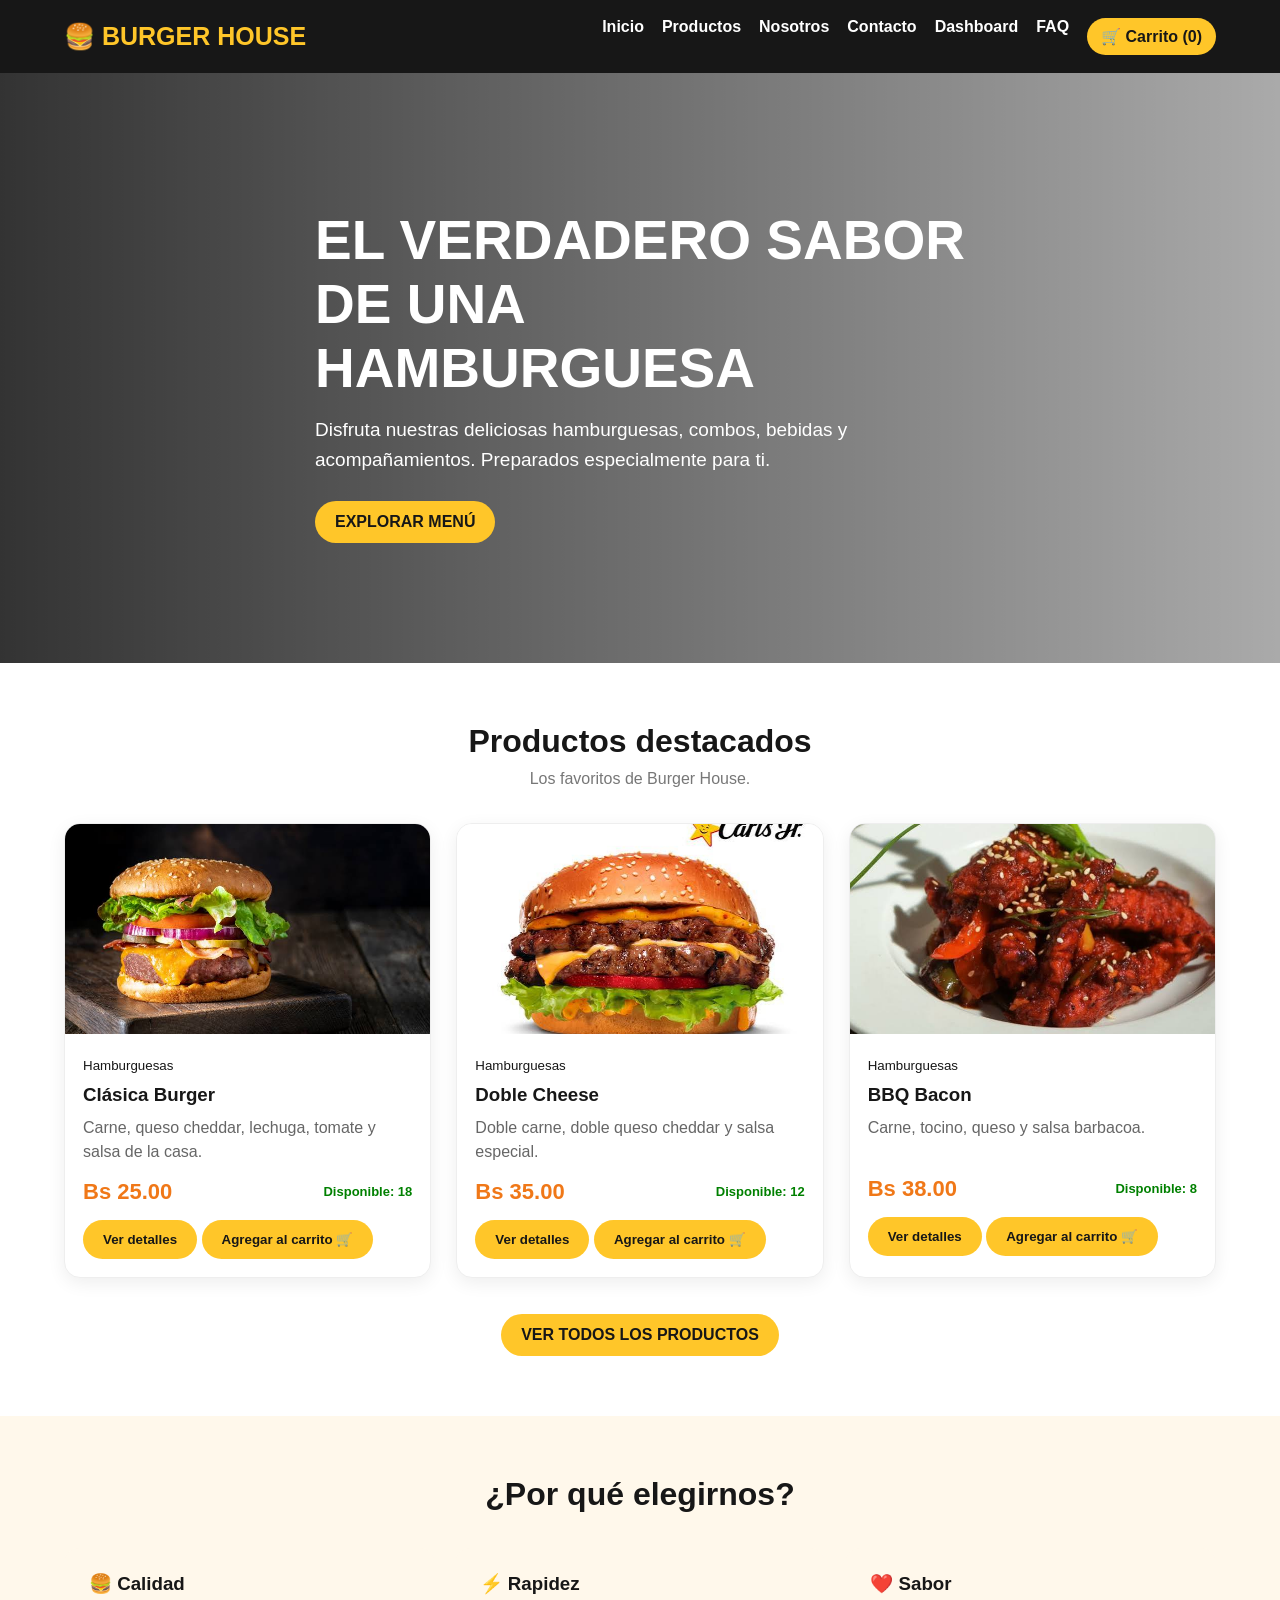
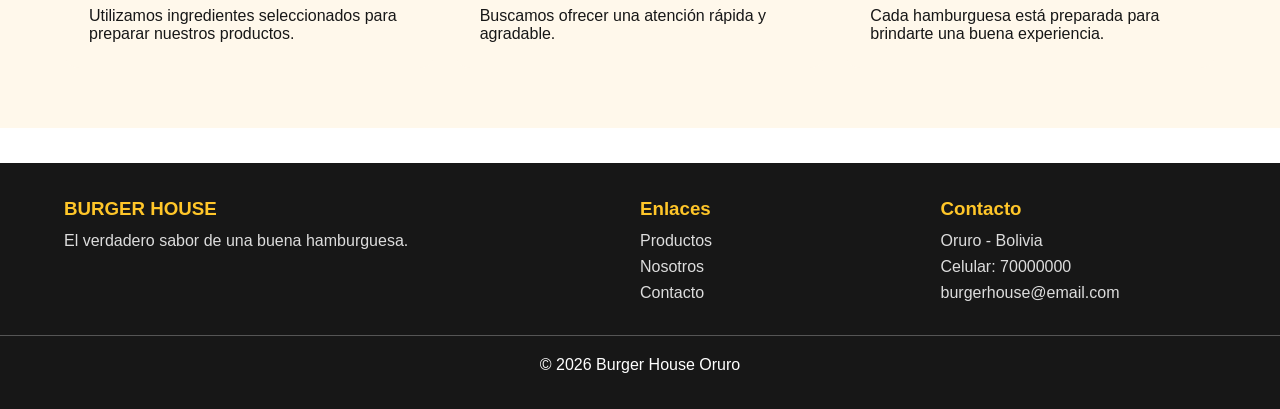
<file: index.html>
<!DOCTYPE html>
<html lang="es">
<head>
    <meta charset="UTF-8">
    <meta name="viewport" content="width=device-width, initial-scale=1.0">
    <title>Inicio | Burger House</title>
    <link rel="stylesheet" href="css/estilos.css">
</head>
<body>
    <!-- MENÚ -->
    <header>
        <div class="container nav">
            <a href="index.html" class="logo">
                🍔 BURGER HOUSE
            </a>
            <nav class="nav-links">
                <a href="index.html">Inicio</a>
                <a href="productos.html">Productos</a>
                <a href="nosotros.html">Nosotros</a>
                <a href="contacto.html">Contacto</a>
                <a href="dashboard.html">Dashboard</a>
                <a href="faq.html">FAQ</a>
                <a href="carrito.html" class="cart-link">
                    🛒 Carrito (<span id="cart-count">0</span>)
                </a>

            </nav>

        </div>

    </header>

    <!-- PORTADA -->

    <main>

        <section class="hero">

            <div class="container hero-content">

                <h1>
                    EL VERDADERO SABOR
                    DE UNA HAMBURGUESA
                </h1>

                <p>
                    Disfruta nuestras deliciosas hamburguesas,
                    combos, bebidas y acompañamientos.
                    Preparados especialmente para ti.
                </p>

                <a href="productos.html" class="btn">
                    EXPLORAR MENÚ
                </a>

            </div>

        </section>

        <!-- PRODUCTOS DESTACADOS -->

        <section>

            <div class="container">

                <div class="section-title">

                    <h2>Productos destacados</h2>

                    <p>Los favoritos de Burger House.</p>

                </div>

                <div id="featured-products" class="grid">

                    <p>Cargando productos...</p>

                </div>

                <br><br>

                <center>

                    <a href="productos.html" class="btn">
                        VER TODOS LOS PRODUCTOS
                    </a>

                </center>

            </div>

        </section>

        <!-- BENEFICIOS -->

        <section style="background:#fff8eb">

            <div class="container">

                <div class="section-title">

                    <h2>¿Por qué elegirnos?</h2>

                </div>

                <div class="info-grid">

                    <article class="info-card">

                        <h3>🍔 Calidad</h3>

                        <p>
                            Utilizamos ingredientes seleccionados
                            para preparar nuestros productos.
                        </p>

                    </article>

                    <article class="info-card">

                        <h3>⚡ Rapidez</h3>

                        <p>
                            Buscamos ofrecer una atención
                            rápida y agradable.
                        </p>

                    </article>

                    <article class="info-card">

                        <h3>❤️ Sabor</h3>

                        <p>
                            Cada hamburguesa está preparada
                            para brindarte una buena experiencia.
                        </p>

                    </article>

                </div>

            </div>

        </section>

    </main>

    <!-- PIE DE PÁGINA -->

    <footer>

        <div class="container footer-grid">

            <div>

                <h3>BURGER HOUSE</h3>

                <p>
                    El verdadero sabor de una buena hamburguesa.
                </p>

            </div>

            <div>

                <h3>Enlaces</h3>

                <p><a href="productos.html">Productos</a></p>

                <p><a href="nosotros.html">Nosotros</a></p>

                <p><a href="contacto.html">Contacto</a></p>

            </div>

            <div>

                <h3>Contacto</h3>

                <p>Oruro - Bolivia</p>

                <p>Celular: 70000000</p>

                <p>burgerhouse@email.com</p>

            </div>

        </div>

        <div class="copyright">

            © 2026 Burger House Oruro

        </div>

    </footer>

    <!-- JAVASCRIPT -->

    <script src="app/app.js"></script>

    <script src="app/productos.js"></script>

</body>

</html>
</file>
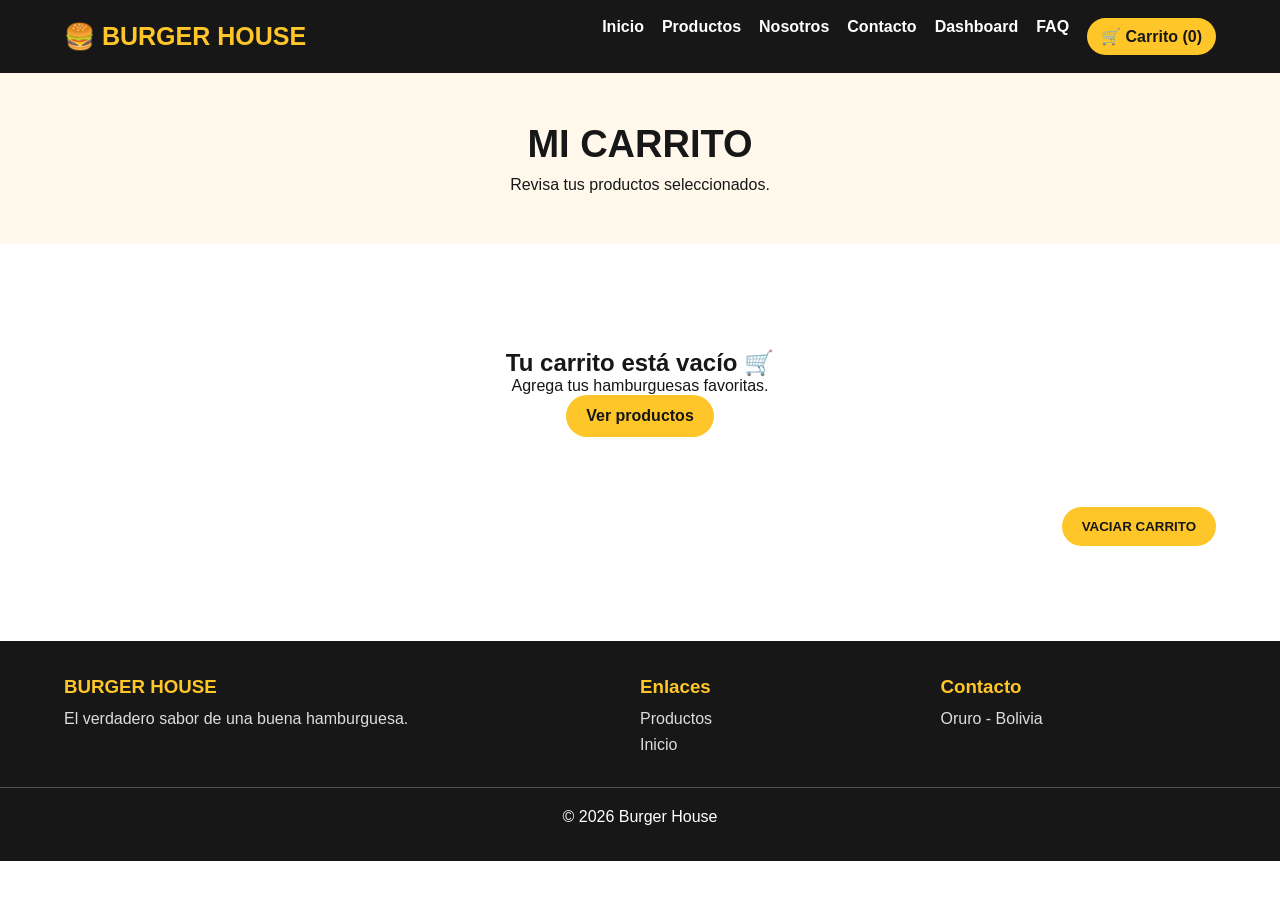
<file: carrito.html>
<!DOCTYPE html>
<html lang="es">

<head>

    <meta charset="UTF-8">

    <meta name="viewport" content="width=device-width, initial-scale=1.0">

    <title>Carrito | Burger House</title>

    <link rel="stylesheet" href="css/estilos.css">

</head>

<body>

    <header>

        <div class="container nav">

            <a href="index.html" class="logo">🍔 BURGER HOUSE</a>

            <nav class="nav-links">

                <a href="index.html">Inicio</a>

                <a href="productos.html">Productos</a>

                <a href="nosotros.html">Nosotros</a>

                <a href="contacto.html">Contacto</a>

                <a href="dashboard.html">Dashboard</a>

                <a href="faq.html">FAQ</a>

                <a href="carrito.html" class="cart-link">
                    🛒 Carrito (<span id="cart-count">0</span>)
                </a>

            </nav>

        </div>

    </header>

    <main>

        <section class="page-hero">

            <h1>MI CARRITO</h1>

            <p>Revisa tus productos seleccionados.</p>

        </section>

        <section>

            <div class="container">

                <!-- AQUÍ SE MUESTRAN LOS PRODUCTOS -->

                <div id="cart-container">

                    <p>Cargando carrito...</p>

                </div>

                <!-- TOTAL -->

                <div id="cart-total" class="total"></div>

                <div style="text-align:right">

                    <button id="clear-cart" class="btn">
                        VACIAR CARRITO
                    </button>

                </div>

            </div>

        </section>

    </main>

    <footer>

        <div class="container footer-grid">

            <div>

                <h3>BURGER HOUSE</h3>

                <p>El verdadero sabor de una buena hamburguesa.</p>

            </div>

            <div>

                <h3>Enlaces</h3>

                <p><a href="productos.html">Productos</a></p>

                <p><a href="index.html">Inicio</a></p>

            </div>

            <div>

                <h3>Contacto</h3>

                <p>Oruro - Bolivia</p>

            </div>

        </div>

        <div class="copyright">
            © 2026 Burger House
        </div>

    </footer>

    <script src="app/app.js"></script>

    <script src="app/carrito.js"></script>

</body>

</html>
</file>
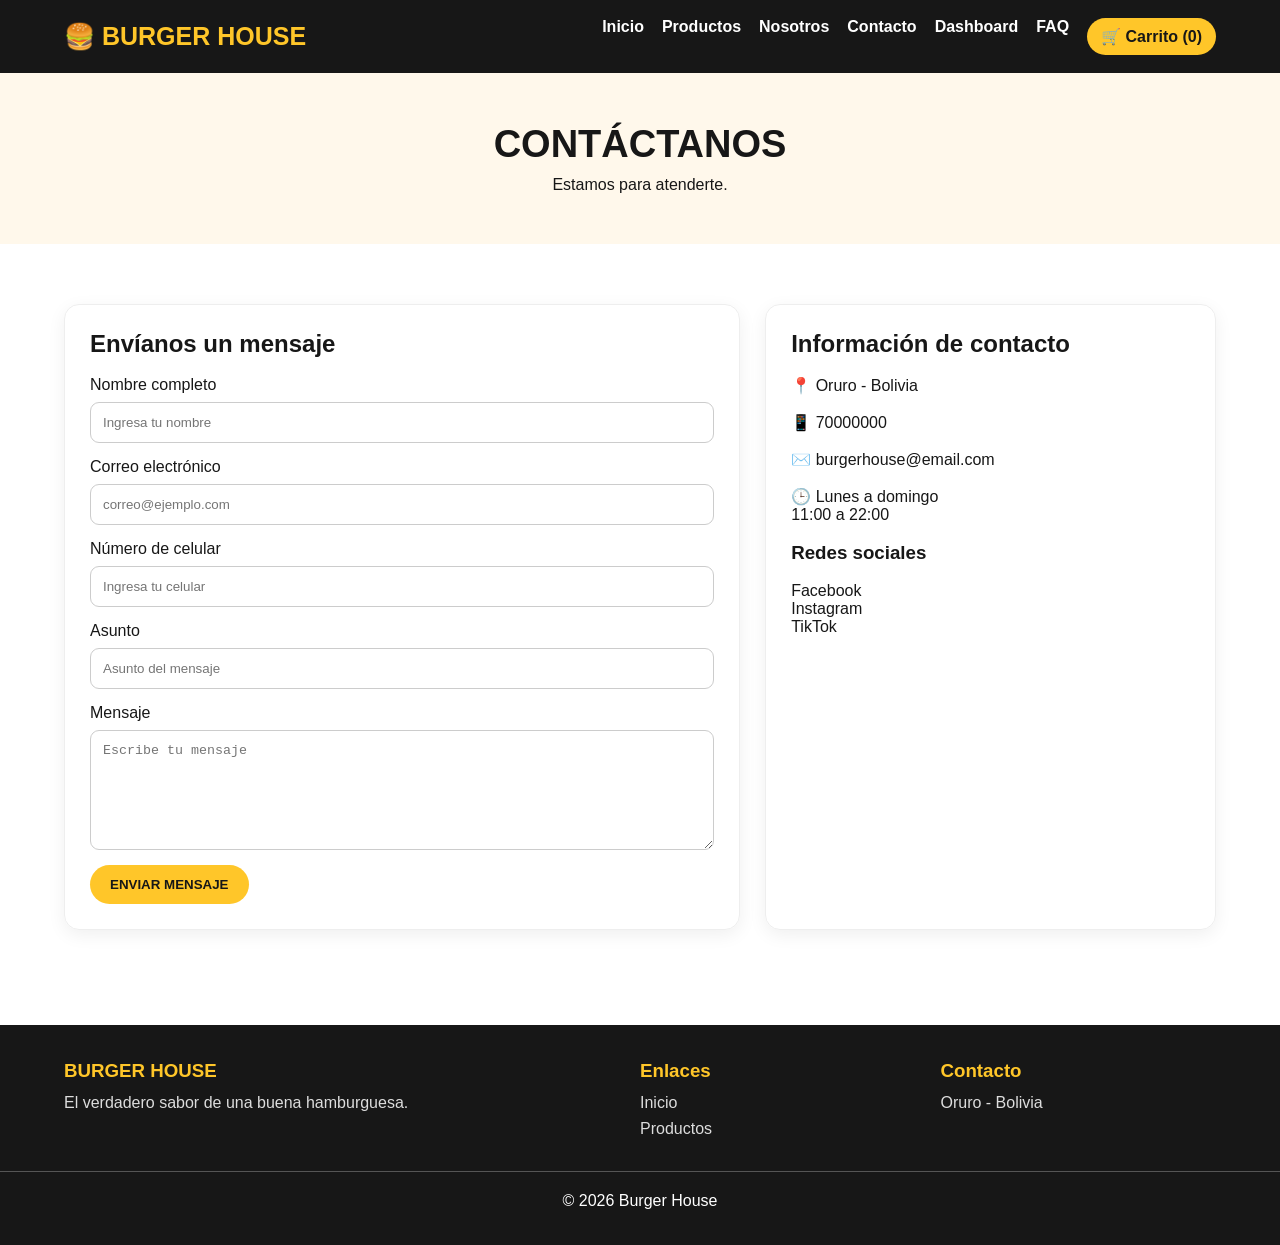
<file: contacto.html>
<!DOCTYPE html>
<html lang="es">

<head>

    <meta charset="UTF-8">

    <meta name="viewport" content="width=device-width, initial-scale=1.0">

    <title>Contacto | Burger House</title>

    <link rel="stylesheet" href="css/estilos.css">

</head>

<body>

    <header>

        <div class="container nav">

            <a href="index.html" class="logo">🍔 BURGER HOUSE</a>

            <nav class="nav-links">

                <a href="index.html">Inicio</a>

                <a href="productos.html">Productos</a>

                <a href="nosotros.html">Nosotros</a>

                <a href="contacto.html">Contacto</a>

                <a href="dashboard.html">Dashboard</a>

                <a href="faq.html">FAQ</a>

                <a href="carrito.html" class="cart-link">
                    🛒 Carrito (<span id="cart-count">0</span>)
                </a>

            </nav>

        </div>

    </header>

    <main>

        <section class="page-hero">

            <h1>CONTÁCTANOS</h1>

            <p>Estamos para atenderte.</p>

        </section>

        <section>

            <div class="container form-layout">

                <div class="form-card">

                    <h2>Envíanos un mensaje</h2>

                    <br>

                    <form id="contact-form" novalidate>

                        <div class="field">

                            <label for="nombre">
                                Nombre completo
                            </label>

                            <input
                                type="text"
                                id="nombre"
                                placeholder="Ingresa tu nombre"
                            >

                        </div>

                        <div class="field">

                            <label for="correo">
                                Correo electrónico
                            </label>

                            <input
                                type="email"
                                id="correo"
                                placeholder="correo@ejemplo.com"
                            >

                        </div>

                        <div class="field">

                            <label for="celular">
                                Número de celular
                            </label>

                            <input
                                type="text"
                                id="celular"
                                placeholder="Ingresa tu celular"
                            >

                        </div>

                        <div class="field">

                            <label for="asunto">
                                Asunto
                            </label>

                            <input
                                type="text"
                                id="asunto"
                                placeholder="Asunto del mensaje"
                            >

                        </div>

                        <div class="field">

                            <label for="mensaje">
                                Mensaje
                            </label>

                            <textarea
                                id="mensaje"
                                placeholder="Escribe tu mensaje"
                            ></textarea>

                        </div>

                        <button type="submit" class="btn">
                            ENVIAR MENSAJE
                        </button>

                        <div id="form-notice" class="notice"></div>

                    </form>

                </div>

                <div class="contact-card">

                    <h2>Información de contacto</h2>

                    <br>

                    <p>📍 Oruro - Bolivia</p>

                    <br>

                    <p>📱 70000000</p>

                    <br>

                    <p>✉️ burgerhouse@email.com</p>

                    <br>

                    <p>🕒 Lunes a domingo</p>

                    <p>11:00 a 22:00</p>

                    <br>

                    <h3>Redes sociales</h3>

                    <br>

                    <p>Facebook</p>

                    <p>Instagram</p>

                    <p>TikTok</p>

                </div>

            </div>

        </section>

    </main>

    <footer>

        <div class="container footer-grid">

            <div>

                <h3>BURGER HOUSE</h3>

                <p>El verdadero sabor de una buena hamburguesa.</p>

            </div>

            <div>

                <h3>Enlaces</h3>

                <p><a href="index.html">Inicio</a></p>

                <p><a href="productos.html">Productos</a></p>

            </div>

            <div>

                <h3>Contacto</h3>

                <p>Oruro - Bolivia</p>

            </div>

        </div>

        <div class="copyright">
            © 2026 Burger House
        </div>

    </footer>

    <script src="app/app.js"></script>

    <script src="app/contacto.js"></script>

</body>

</html>
</file>
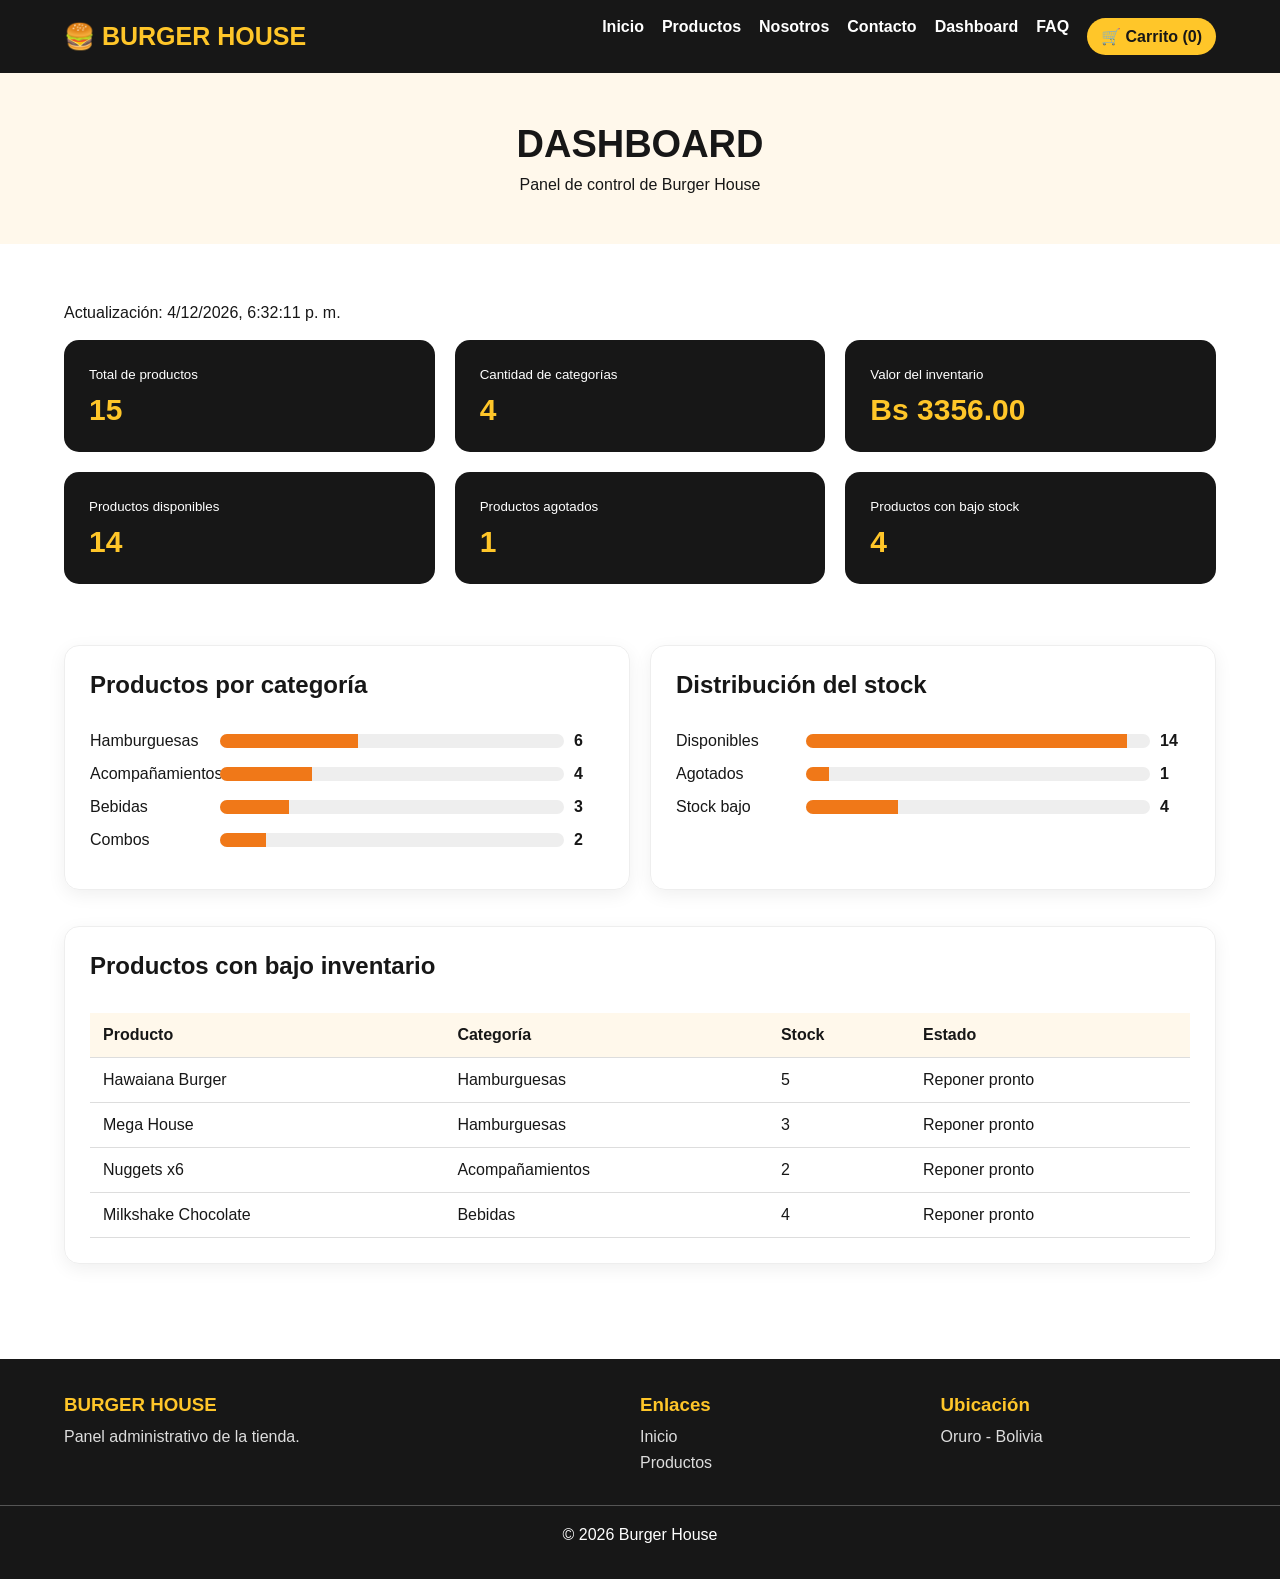
<file: dashboard.html>
<!DOCTYPE html>
<html lang="es">

<head>

    <meta charset="UTF-8">

    <meta name="viewport" content="width=device-width, initial-scale=1.0">

    <title>Dashboard | Burger House</title>

    <link rel="stylesheet" href="css/estilos.css">

</head>

<body>

    <header>

        <div class="container nav">

            <a href="index.html" class="logo">🍔 BURGER HOUSE</a>

            <nav class="nav-links">

                <a href="index.html">Inicio</a>

                <a href="productos.html">Productos</a>

                <a href="nosotros.html">Nosotros</a>

                <a href="contacto.html">Contacto</a>

                <a href="dashboard.html">Dashboard</a>

                <a href="faq.html">FAQ</a>

                <a href="carrito.html" class="cart-link">
                    🛒 Carrito (<span id="cart-count">0</span>)
                </a>

            </nav>

        </div>

    </header>

    <main>

        <section class="page-hero">

            <h1>DASHBOARD</h1>

            <p>Panel de control de Burger House</p>

        </section>

        <section>

            <div class="container">

                <p id="updated-at">
                    Actualizando información...
                </p>

                <br>

                <!-- INDICADORES -->

                <div id="kpi-container" class="stats-grid">

                    <p>Cargando estadísticas...</p>

                </div>

                <br><br>

                <!-- GRÁFICOS -->

                <div class="dash-grid">

                    <div class="panel">

                        <h2>Productos por categoría</h2>

                        <br>

                        <div id="category-chart"></div>

                    </div>

                    <div class="panel">

                        <h2>Distribución del stock</h2>

                        <br>

                        <div id="stock-chart"></div>

                    </div>

                </div>

                <br><br>

                <!-- TABLA -->

                <div class="panel">

                    <h2>Productos con bajo inventario</h2>

                    <br>

                    <div class="table-wrap">

                        <table>

                            <thead>

                                <tr>

                                    <th>Producto</th>

                                    <th>Categoría</th>

                                    <th>Stock</th>

                                    <th>Estado</th>

                                </tr>

                            </thead>

                            <tbody id="low-stock-table">

                                <tr>

                                    <td colspan="4">
                                        Cargando...
                                    </td>

                                </tr>

                            </tbody>

                        </table>

                    </div>

                </div>

            </div>

        </section>

    </main>

    <footer>

        <div class="container footer-grid">

            <div>

                <h3>BURGER HOUSE</h3>

                <p>Panel administrativo de la tienda.</p>

            </div>

            <div>

                <h3>Enlaces</h3>

                <p><a href="index.html">Inicio</a></p>

                <p><a href="productos.html">Productos</a></p>

            </div>

            <div>

                <h3>Ubicación</h3>

                <p>Oruro - Bolivia</p>

            </div>

        </div>

        <div class="copyright">
            © 2026 Burger House
        </div>

    </footer>

    <script src="app/app.js"></script>

    <script src="app/dashboard.js"></script>

</body>

</html>
</file>
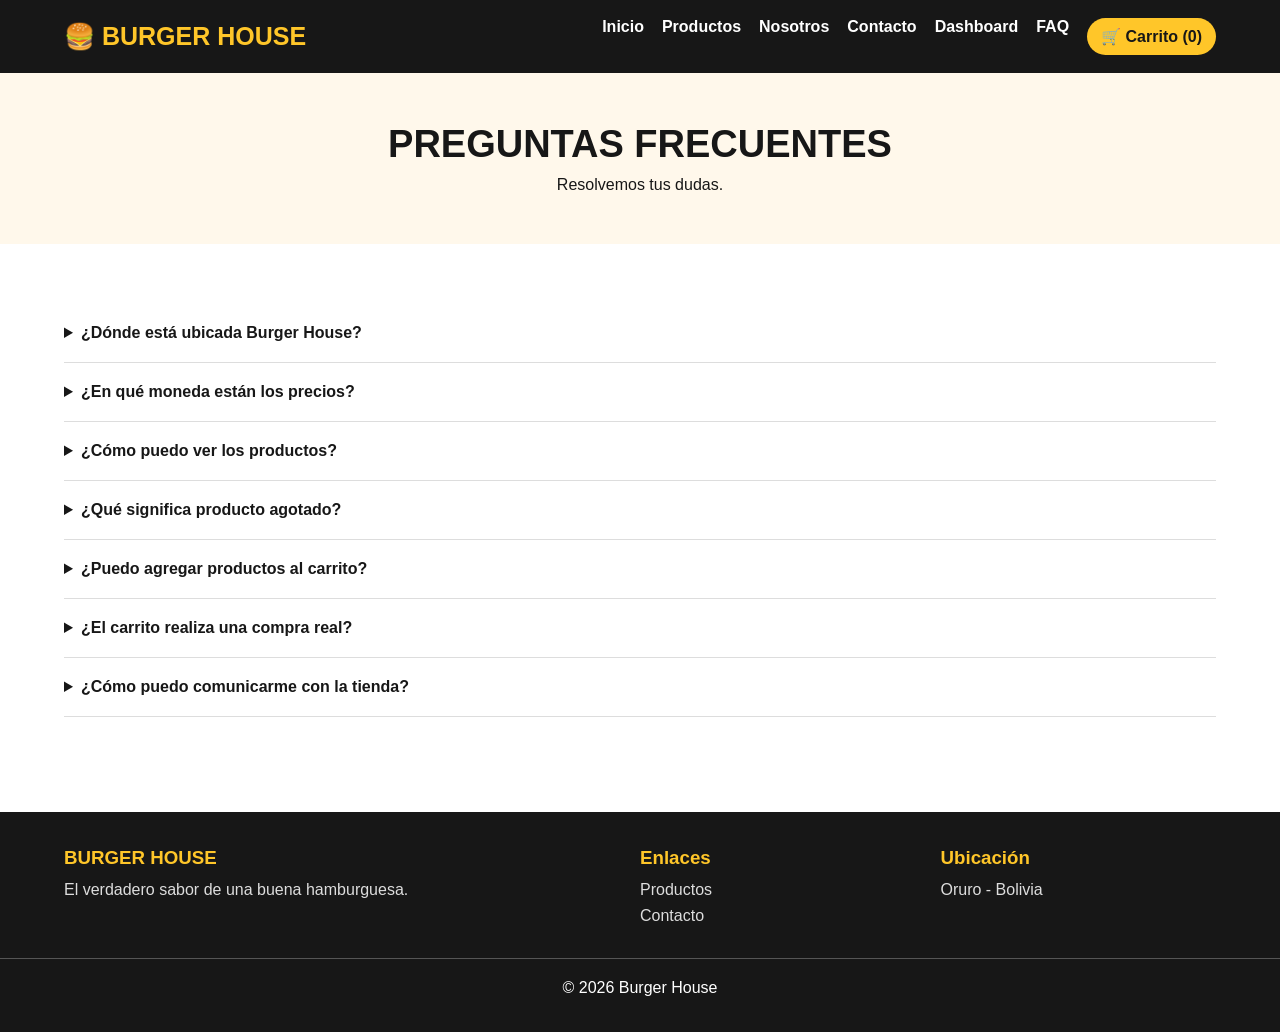
<file: faq.html>
<!DOCTYPE html>
<html lang="es">

<head>

    <meta charset="UTF-8">

    <meta name="viewport" content="width=device-width, initial-scale=1.0">

    <title>Preguntas frecuentes | Burger House</title>

    <link rel="stylesheet" href="css/estilos.css">

</head>

<body>

    <header>

        <div class="container nav">

            <a href="index.html" class="logo">🍔 BURGER HOUSE</a>

            <nav class="nav-links">

                <a href="index.html">Inicio</a>

                <a href="productos.html">Productos</a>

                <a href="nosotros.html">Nosotros</a>

                <a href="contacto.html">Contacto</a>

                <a href="dashboard.html">Dashboard</a>

                <a href="faq.html">FAQ</a>

                <a href="carrito.html" class="cart-link">
                    🛒 Carrito (<span id="cart-count">0</span>)
                </a>

            </nav>

        </div>

    </header>

    <main>

        <section class="page-hero">

            <h1>PREGUNTAS FRECUENTES</h1>

            <p>Resolvemos tus dudas.</p>

        </section>

        <section>

            <div class="container">

                <details class="faq-item">

                    <summary>
                        ¿Dónde está ubicada Burger House?
                    </summary>

                    <p>
                        Nuestro emprendimiento está ubicado en Oruro, Bolivia.
                    </p>

                </details>

                <details class="faq-item">

                    <summary>
                        ¿En qué moneda están los precios?
                    </summary>

                    <p>
                        Todos los precios están expresados en bolivianos (Bs).
                    </p>

                </details>

                <details class="faq-item">

                    <summary>
                        ¿Cómo puedo ver los productos?
                    </summary>

                    <p>
                        Ingresa a la página Productos para visualizar
                        todo nuestro catálogo.
                    </p>

                </details>

                <details class="faq-item">

                    <summary>
                        ¿Qué significa producto agotado?
                    </summary>

                    <p>
                        Significa que actualmente no tenemos unidades disponibles.
                    </p>

                </details>

                <details class="faq-item">

                    <summary>
                        ¿Puedo agregar productos al carrito?
                    </summary>

                    <p>
                        Sí. Puedes agregar, quitar y modificar
                        las cantidades de los productos.
                    </p>

                </details>

                <details class="faq-item">

                    <summary>
                        ¿El carrito realiza una compra real?
                    </summary>

                    <p>
                        No. Es una demostración académica que permite
                        simular la selección de productos.
                    </p>

                </details>

                <details class="faq-item">

                    <summary>
                        ¿Cómo puedo comunicarme con la tienda?
                    </summary>

                    <p>
                        Puedes ingresar a Contacto y completar nuestro formulario.
                    </p>

                </details>

            </div>

        </section>

    </main>

    <footer>

        <div class="container footer-grid">

            <div>

                <h3>BURGER HOUSE</h3>

                <p>El verdadero sabor de una buena hamburguesa.</p>

            </div>

            <div>

                <h3>Enlaces</h3>

                <p><a href="productos.html">Productos</a></p>

                <p><a href="contacto.html">Contacto</a></p>

            </div>

            <div>

                <h3>Ubicación</h3>

                <p>Oruro - Bolivia</p>

            </div>

        </div>

        <div class="copyright">
            © 2026 Burger House
        </div>

    </footer>

    <script src="app/app.js"></script>

</body>

</html>
</file>
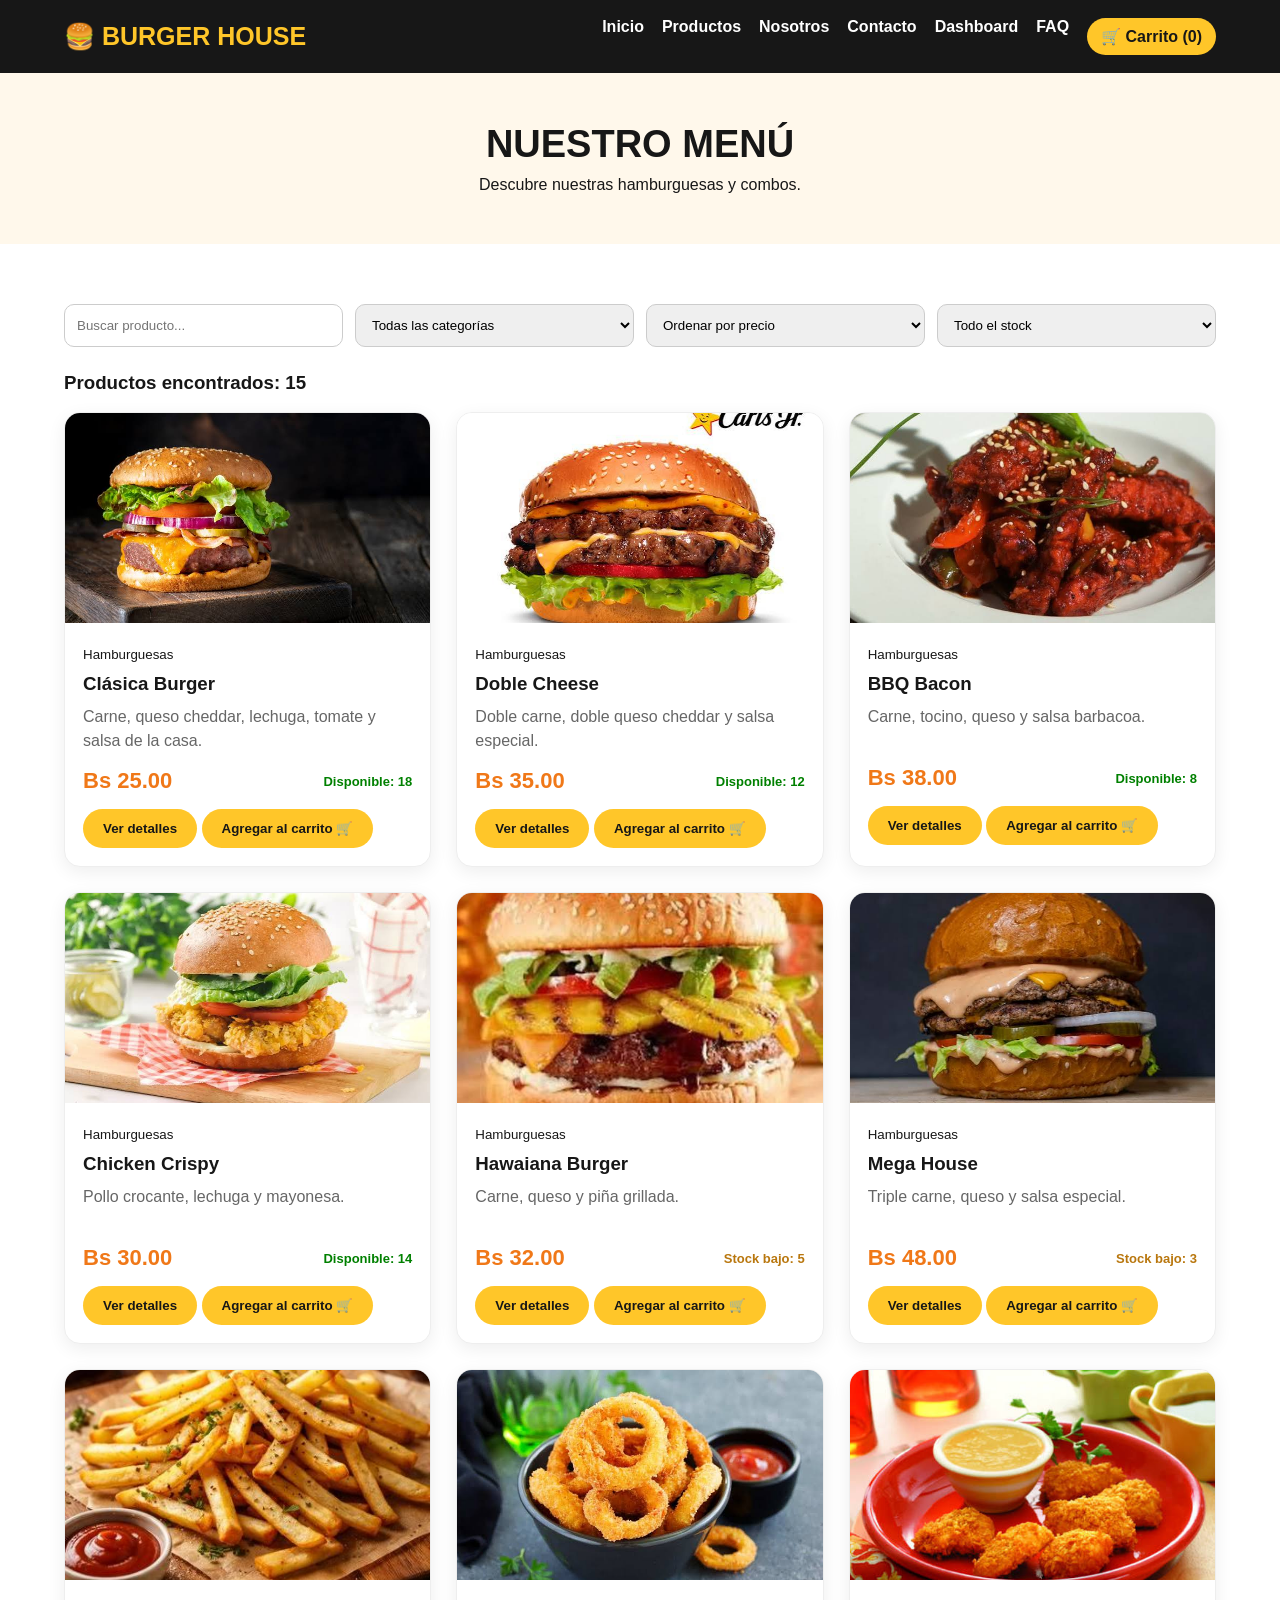
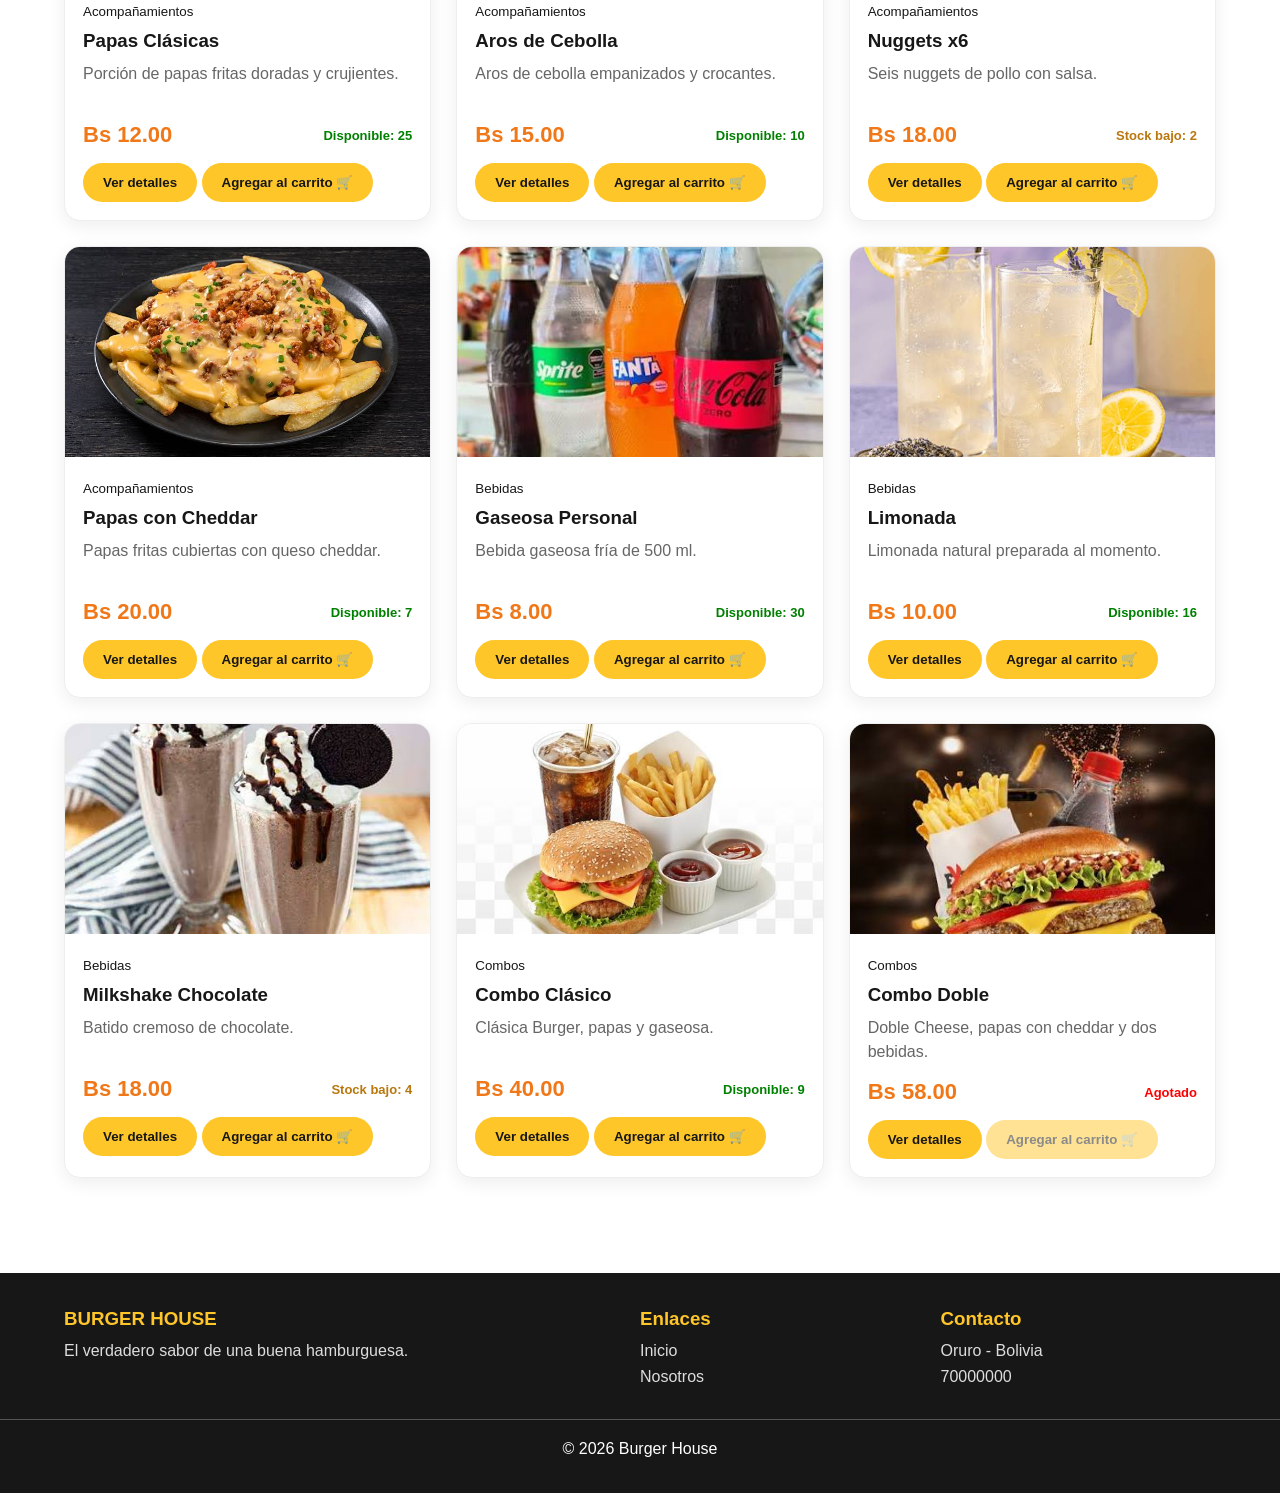
<file: productos.html>
<!DOCTYPE html>
<html lang="es">

<head>

    <meta charset="UTF-8">

    <meta name="viewport" content="width=device-width, initial-scale=1.0">

    <title>Productos | Burger House</title>

    <link rel="stylesheet" href="css/estilos.css">

</head>

<body>

    <header>

        <div class="container nav">

            <a href="index.html" class="logo">🍔 BURGER HOUSE</a>

            <nav class="nav-links">

                <a href="index.html">Inicio</a>

                <a href="productos.html">Productos</a>

                <a href="nosotros.html">Nosotros</a>

                <a href="contacto.html">Contacto</a>

                <a href="dashboard.html">Dashboard</a>

                <a href="faq.html">FAQ</a>

                <a href="carrito.html" class="cart-link">
                    🛒 Carrito (<span id="cart-count">0</span>)
                </a>

            </nav>

        </div>

    </header>

    <main>

        <section class="page-hero">

            <h1>NUESTRO MENÚ</h1>

            <p>Descubre nuestras hamburguesas y combos.</p>

        </section>

        <section>

            <div class="container">

                <!-- BUSCADOR -->

                <div class="filters">

                    <input
                        type="search"
                        id="search-product"
                        placeholder="Buscar producto..."
                    >

                    <!-- CATEGORÍAS -->

                    <select id="category-filter">

                        <option value="Todos">
                            Todas las categorías
                        </option>

                    </select>

                    <!-- ORDENAR -->

                    <select id="sort-price">

                        <option value="default">
                            Ordenar por precio
                        </option>

                        <option value="asc">
                            Menor precio
                        </option>

                        <option value="desc">
                            Mayor precio
                        </option>

                    </select>

                    <!-- DISPONIBILIDAD -->

                    <select id="stock-filter">

                        <option value="Todos">
                            Todo el stock
                        </option>

                        <option value="disponible">
                            Disponibles
                        </option>

                        <option value="agotado">
                            Agotados
                        </option>

                    </select>

                </div>

                <h3 id="result-count"></h3>

                <br>

                <!-- AQUÍ APARECERÁN LOS PRODUCTOS -->

                <div id="products-container" class="grid">

                    <p>Cargando productos...</p>

                </div>

            </div>

        </section>

    </main>

    <footer>

        <div class="container footer-grid">

            <div>

                <h3>BURGER HOUSE</h3>

                <p>El verdadero sabor de una buena hamburguesa.</p>

            </div>

            <div>

                <h3>Enlaces</h3>

                <p><a href="index.html">Inicio</a></p>

                <p><a href="nosotros.html">Nosotros</a></p>

            </div>

            <div>

                <h3>Contacto</h3>

                <p>Oruro - Bolivia</p>

                <p>70000000</p>

            </div>

        </div>

        <div class="copyright">

            © 2026 Burger House

        </div>

    </footer>

    <script src="app/app.js"></script>

    <script src="app/productos.js"></script>

</body>

</html>
</file>
<file: css/estilos.css>
/* ==================================
   BURGER HOUSE - ESTILOS GENERALES
================================== */

* {
    margin: 0;
    padding: 0;
    box-sizing: border-box;
}

:root {
    --negro: #171717;
    --amarillo: #ffc629;
    --naranja: #f07818;
    --blanco: #ffffff;
    --crema: #fff8eb;
}

body {
    font-family: Arial, sans-serif;
    background: var(--blanco);
    color: var(--negro);
}

.container {
    width: 90%;
    max-width: 1200px;
    margin: auto;
}

a {
    text-decoration: none;
    color: inherit;
}

/* MENÚ DE NAVEGACIÓN */

header {
    background: var(--negro);
    color: white;
    padding: 18px 0;
}

.nav {
    display: flex;
    justify-content: space-between;
    align-items: center;
    flex-wrap: wrap;
    gap: 15px;
}

.logo {
    color: var(--amarillo);
    font-size: 25px;
    font-weight: bold;
}

.nav-links {
    display: flex;
    gap: 18px;
    flex-wrap: wrap;
}

.nav-links a {
    color: white;
    font-weight: bold;
}

.nav-links a:hover {
    color: var(--amarillo);
}

.cart-link {
    background: var(--amarillo);
    color: var(--negro) !important;
    padding: 9px 14px;
    border-radius: 20px;
}

/* BOTONES */

.btn {
    display: inline-block;
    background: var(--amarillo);
    color: var(--negro);
    padding: 12px 20px;
    border: none;
    border-radius: 25px;
    font-weight: bold;
    cursor: pointer;
    transition: 0.3s;
}

.btn:hover {
    background: var(--naranja);
    color: white;
    transform: translateY(-3px);
}

.btn:disabled {
    opacity: 0.5;
    cursor: not-allowed;
    transform: none;
}

/* PORTADA PRINCIPAL */

.hero {
    min-height: 480px;
    display: flex;
    align-items: center;
    color: white;
    background:
        linear-gradient(90deg, #000c, #0005),
        url("https://images.unsplash.com/photo-1568901346375-23c9450c58cd?w=1600")
        center/cover;
}

.hero-content {
    max-width: 650px;
    padding: 60px 0;
}

.hero h1 {
    font-size: 55px;
    margin: 15px 0;
}

.hero p {
    font-size: 19px;
    line-height: 1.6;
    margin-bottom: 25px;
}

/* SECCIONES */

section {
    padding: 60px 0;
}

.section-title {
    text-align: center;
    margin-bottom: 35px;
}

.section-title h2 {
    font-size: 32px;
    margin-bottom: 10px;
}

.section-title p {
    color: #777;
}

/* ENCABEZADOS DE PÁGINAS */

.page-hero {
    text-align: center;
    background: var(--crema);
    padding: 50px 15px;
}

.page-hero h1 {
    font-size: 38px;
    margin-bottom: 10px;
}

/* TARJETAS DE PRODUCTOS */

.grid {
    display: grid;
    grid-template-columns: repeat(3, 1fr);
    gap: 25px;
}

.product-card {
    border: 1px solid #eee;
    border-radius: 16px;
    overflow: hidden;
    box-shadow: 0 5px 18px #00000012;
    transition: 0.3s;
    background: white;
}

.product-card:hover {
    transform: translateY(-6px);
    box-shadow: 0 10px 25px #00000025;
}

.product-card img {
    width: 100%;
    height: 210px;
    object-fit: cover;
}

.product-info {
    padding: 18px;
}

.product-info h3 {
    margin: 10px 0;
}

.product-info p {
    color: #666;
    line-height: 1.5;
    min-height: 45px;
}

.price {
    color: var(--naranja);
    font-size: 22px;
    font-weight: bold;
}

.stock {
    color: green;
    font-size: 13px;
    font-weight: bold;
}

.stock.low {
    color: #b9770e;
}

.stock.out {
    color: red;
}

.product-meta {
    display: flex;
    justify-content: space-between;
    align-items: center;
    gap: 8px;
    margin: 15px 0;
}

/* BUSCADOR Y FILTROS */

.filters {
    display: flex;
    gap: 12px;
    flex-wrap: wrap;
    margin-bottom: 25px;
}

.filters input,
.filters select {
    padding: 12px;
    border: 1px solid #ccc;
    border-radius: 10px;
    flex: 1;
    min-width: 160px;
}

/* TARJETAS INFORMATIVAS */

.info-grid {
    display: grid;
    grid-template-columns: repeat(3, 1fr);
    gap: 20px;
}

.info-card {
    background: var(--crema);
    padding: 25px;
    border-radius: 15px;
}

.info-card h3 {
    margin-bottom: 12px;
}

/* NOSOTROS */

.about-layout {
    display: grid;
    grid-template-columns: 1fr 1fr;
    gap: 30px;
    align-items: center;
}

.about-layout img {
    width: 100%;
    border-radius: 15px;
}

/* FORMULARIO */

.form-layout {
    display: grid;
    grid-template-columns: 1.2fr 0.8fr;
    gap: 25px;
}

.form-card,
.contact-card,
.panel {
    padding: 25px;
    border: 1px solid #eee;
    border-radius: 15px;
    box-shadow: 0 5px 18px #00000010;
}

.field {
    display: flex;
    flex-direction: column;
    gap: 8px;
    margin-bottom: 15px;
}

.field input,
.field textarea {
    padding: 12px;
    border: 1px solid #ccc;
    border-radius: 9px;
}

.field textarea {
    min-height: 120px;
}

.notice {
    display: none;
    padding: 15px;
    background: #e1f5e6;
    color: green;
    margin-top: 15px;
    border-radius: 10px;
}

/* DASHBOARD */

.stats-grid {
    display: grid;
    grid-template-columns: repeat(3, 1fr);
    gap: 20px;
}

.stat-card {
    background: var(--negro);
    color: white;
    padding: 25px;
    border-radius: 15px;
}

.stat-card strong {
    display: block;
    font-size: 30px;
    color: var(--amarillo);
    margin-top: 10px;
}

.dash-grid {
    display: grid;
    grid-template-columns: 1fr 1fr;
    gap: 20px;
    margin-top: 25px;
}

.bar-row {
    display: grid;
    grid-template-columns: 120px 1fr 30px;
    gap: 10px;
    align-items: center;
    margin: 15px 0;
}

.bar-track {
    background: #eee;
    height: 14px;
    border-radius: 20px;
    overflow: hidden;
}

.bar-fill {
    background: var(--naranja);
    height: 100%;
}

/* TABLAS */

.table-wrap {
    overflow-x: auto;
}

table {
    width: 100%;
    border-collapse: collapse;
    margin-top: 15px;
}

th, td {
    padding: 13px;
    text-align: left;
    border-bottom: 1px solid #ddd;
}

th {
    background: var(--crema);
}

/* CARRITO */

.cart-row {
    display: flex;
    justify-content: space-between;
    align-items: center;
    gap: 15px;
    padding: 20px 0;
    border-bottom: 1px solid #ddd;
}

.qty {
    display: flex;
    align-items: center;
    gap: 10px;
}

.qty button,
.remove {
    border: none;
    padding: 8px 12px;
    cursor: pointer;
    border-radius: 50%;
}

.total {
    text-align: right;
    font-size: 25px;
    font-weight: bold;
    margin: 25px 0;
}

.empty {
    text-align: center;
    padding: 45px;
}

/* PREGUNTAS FRECUENTES */

.faq-item {
    padding: 20px 0;
    border-bottom: 1px solid #ddd;
}

.faq-item summary {
    font-weight: bold;
    cursor: pointer;
}

.faq-item p {
    padding-top: 12px;
    color: #666;
}

/* PIE DE PÁGINA */

footer {
    background: var(--negro);
    color: white;
    padding: 35px 0;
    margin-top: 35px;
}

.footer-grid {
    display: grid;
    grid-template-columns: 2fr 1fr 1fr;
    gap: 25px;
}

footer h3 {
    color: var(--amarillo);
    margin-bottom: 12px;
}

footer p {
    margin: 8px 0;
    color: #ddd;
}

.copyright {
    text-align: center;
    margin-top: 25px;
    padding-top: 20px;
    border-top: 1px solid #555;
}

/* DISEÑO RESPONSIVE */

@media (max-width: 850px) {
    .grid {
        grid-template-columns: repeat(2, 1fr);
    }

    .stats-grid,
    .info-grid {
        grid-template-columns: repeat(2, 1fr);
    }

    .about-layout,
    .form-layout {
        grid-template-columns: 1fr;
    }
}

@media (max-width: 550px) {
    .grid,
    .stats-grid,
    .info-grid,
    .dash-grid,
    .footer-grid {
        grid-template-columns: 1fr;
    }

    .hero h1 {
        font-size: 36px;
    }

    .nav {
        flex-direction: column;
        align-items: flex-start;
    }

    .cart-row {
        flex-wrap: wrap;
    }
}
</file>
